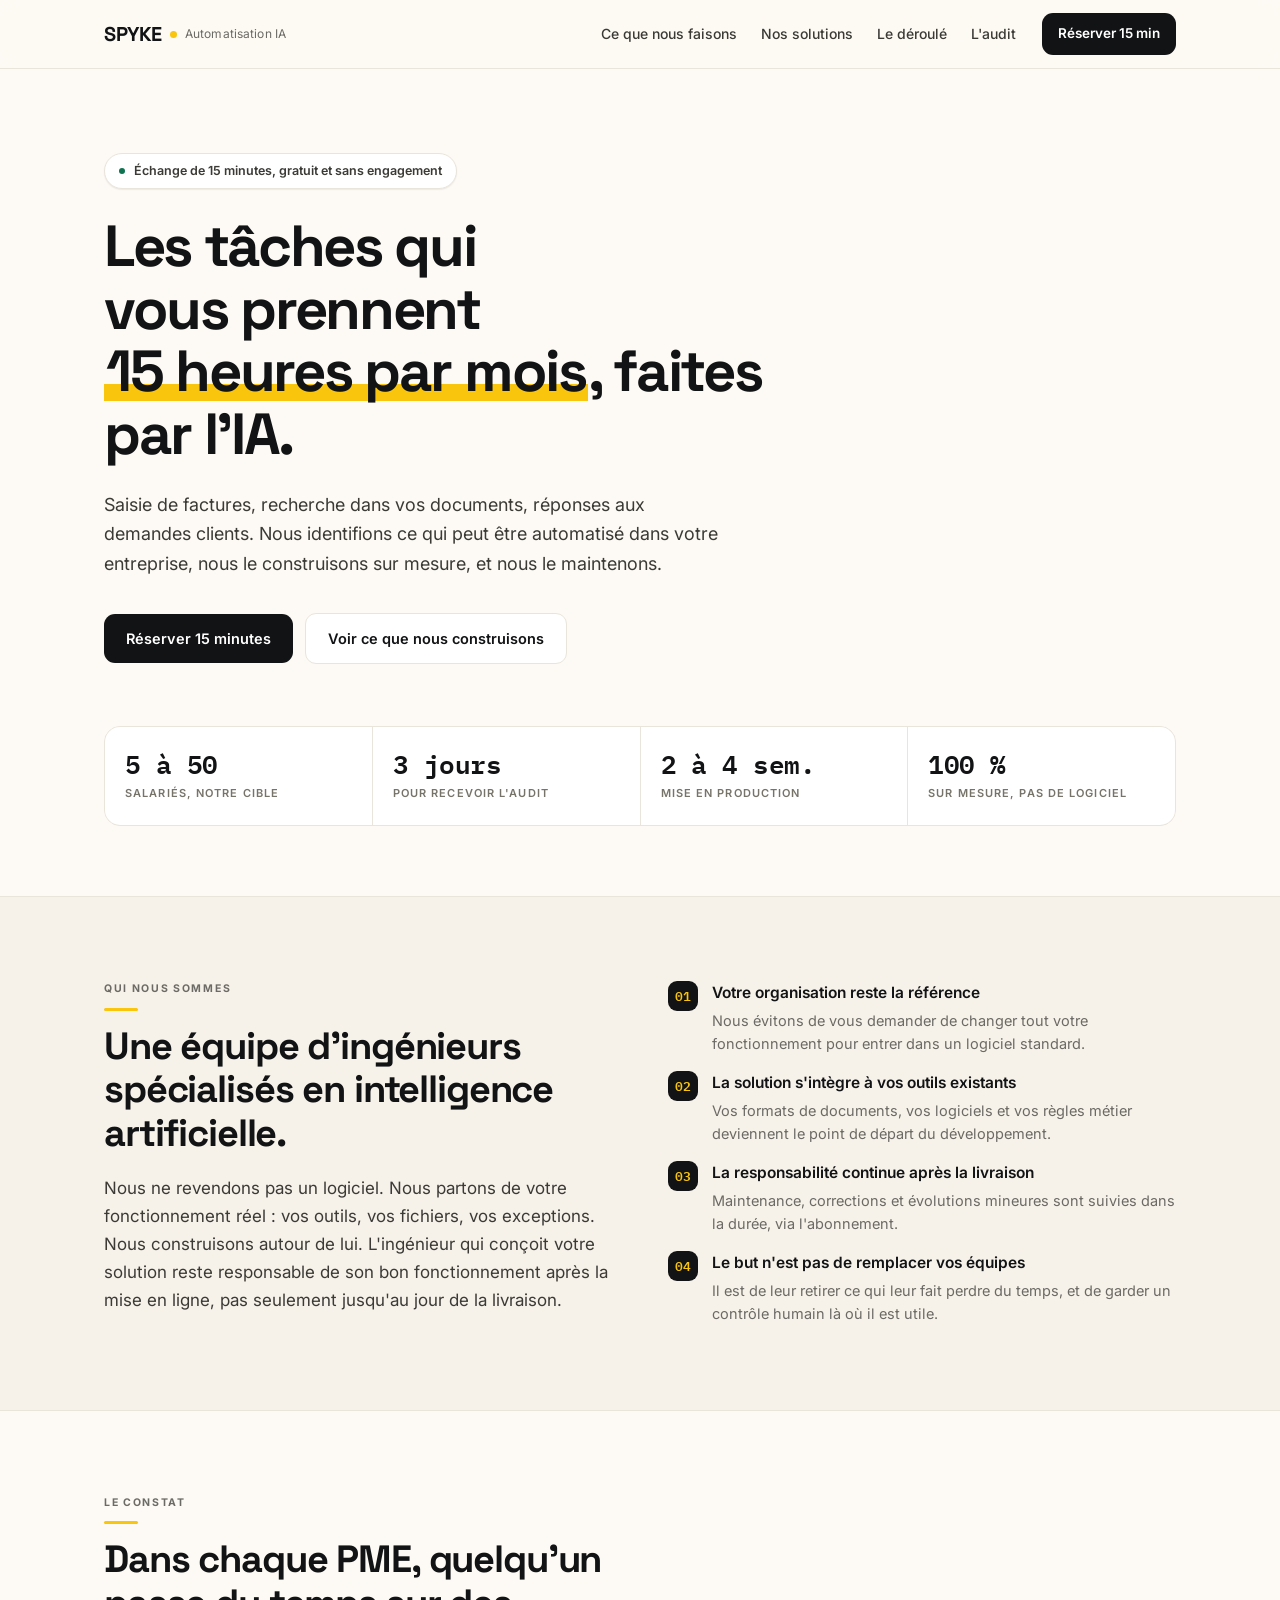
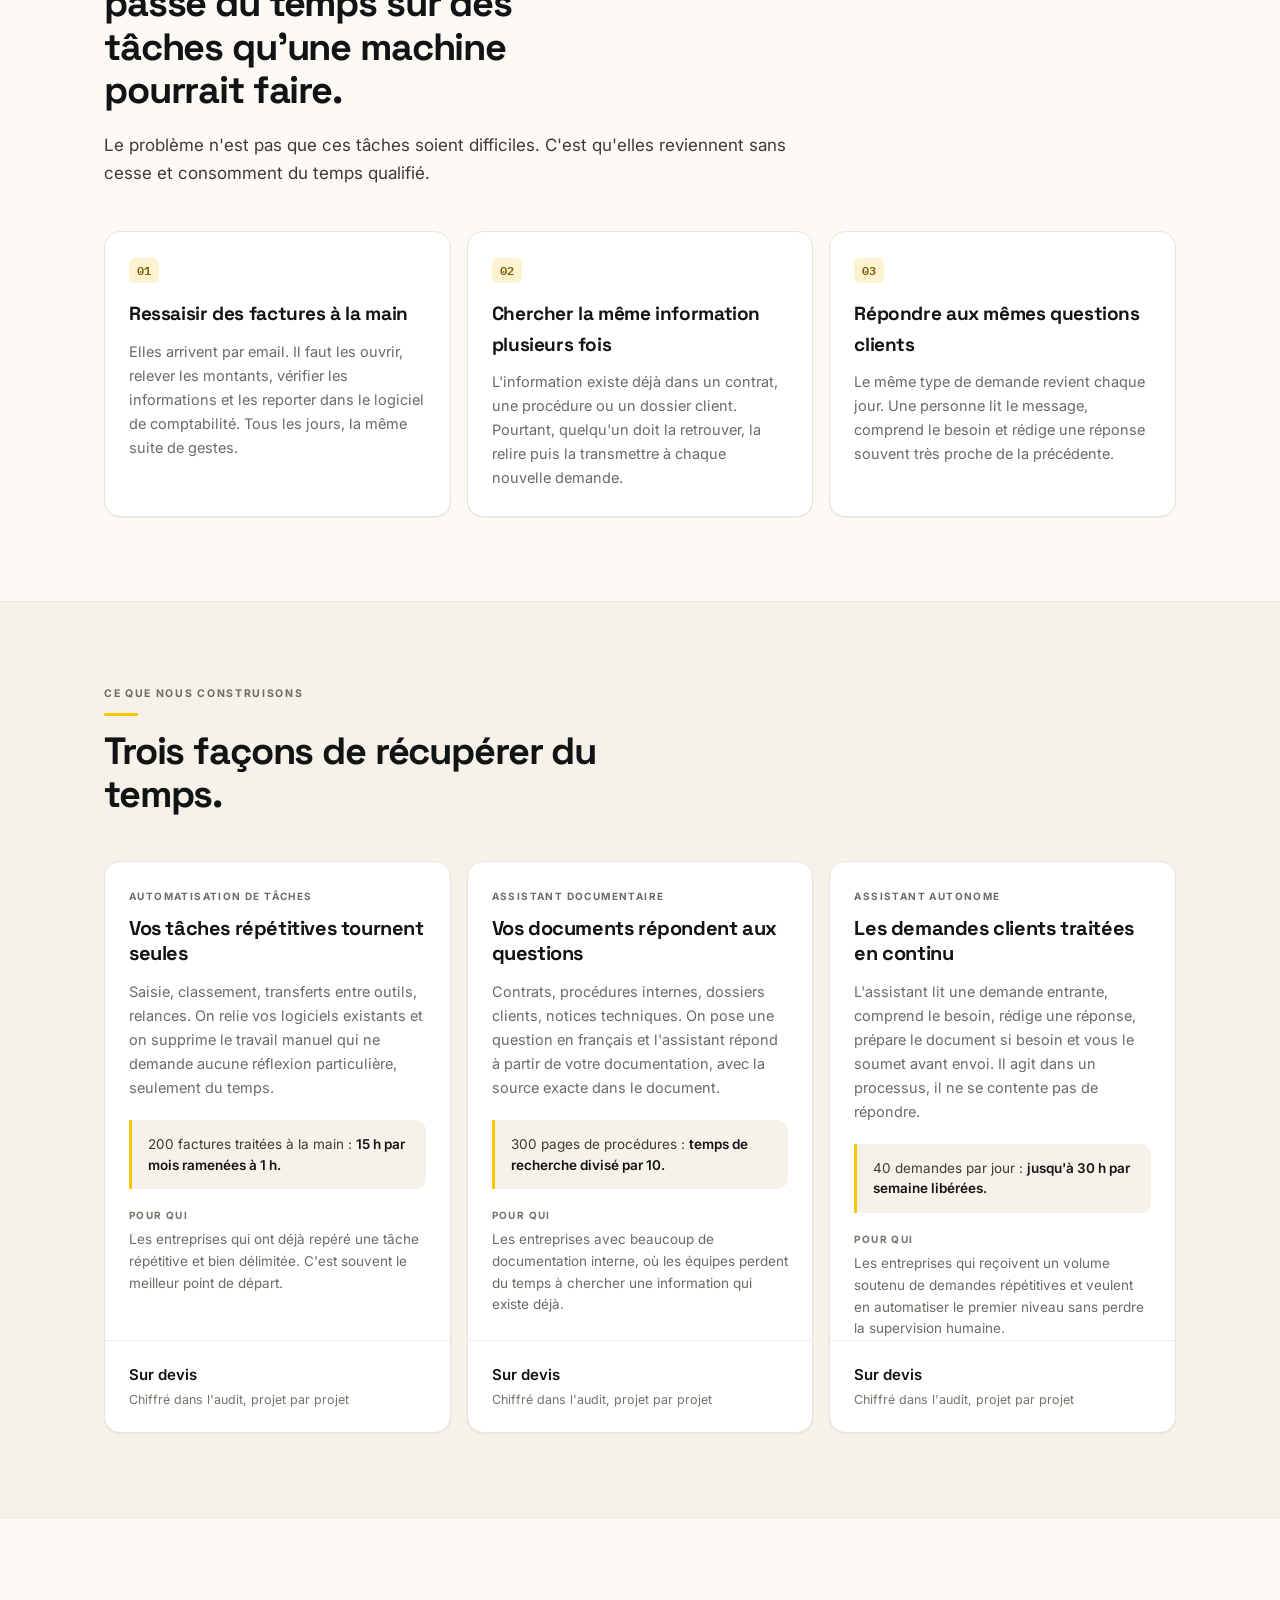
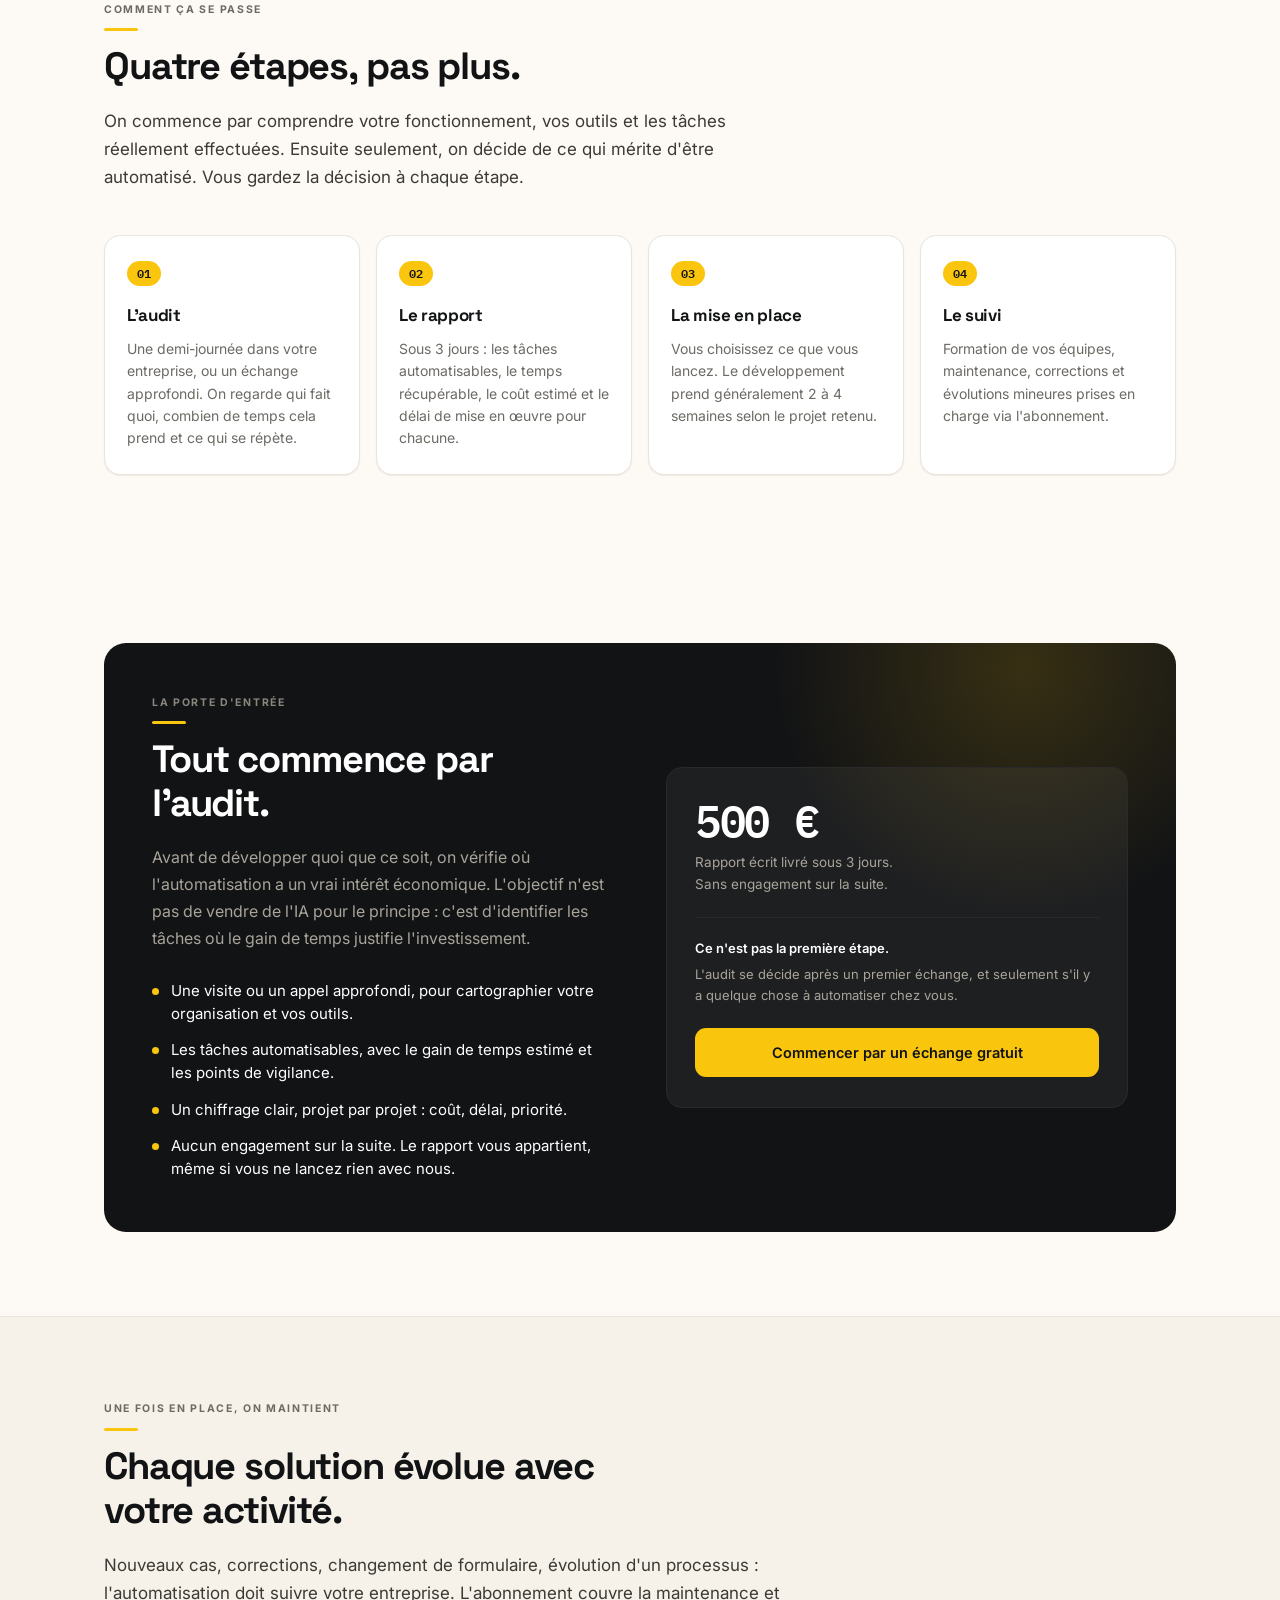
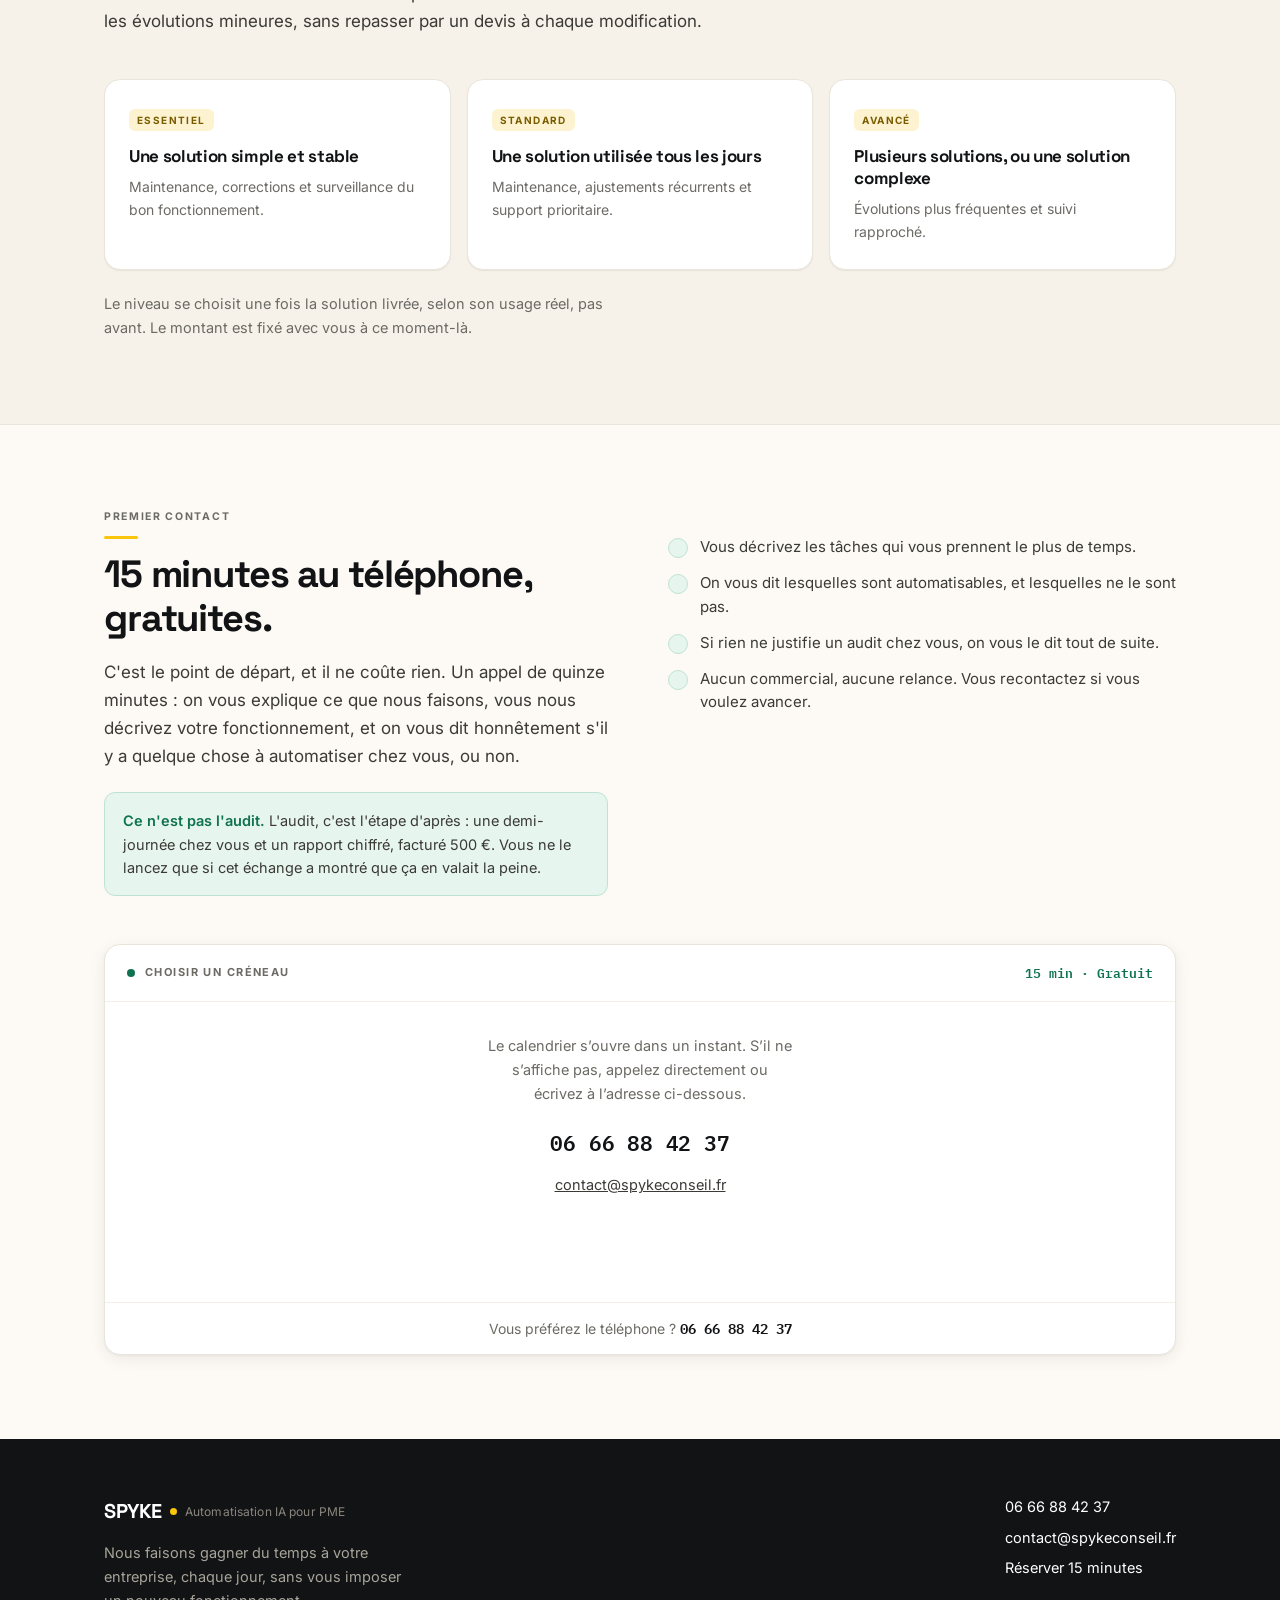
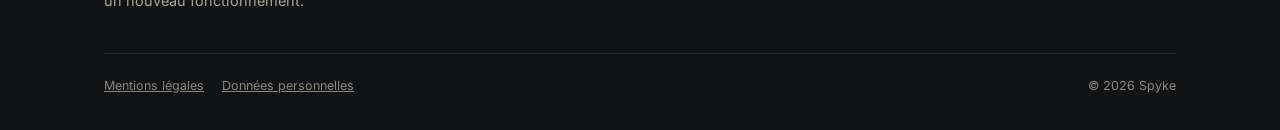
<file: index.html>
<!doctype html>
<html lang="fr">
<head>
<meta charset="utf-8">
<meta name="viewport" content="width=device-width,initial-scale=1">
<title>Spyke · Automatisation IA pour PME</title>
<meta name="description" content="Nous identifions les tâches répétitives qui font perdre du temps à votre PME, nous construisons l'automatisation sur mesure et nous la maintenons. Tout commence par un audit à 500 €, livré sous 3 jours.">
<meta name="theme-color" content="#121315">
<link rel="canonical" href="https://spykeconseil.fr/">
<meta property="og:type" content="website">
<meta property="og:locale" content="fr_FR">
<meta property="og:title" content="Spyke · Automatisation IA pour PME">
<meta property="og:description" content="Les tâches qui vous prennent 15 heures par mois, faites par l'IA. Audit sous 3 jours, sans engagement.">
<meta property="og:url" content="https://spykeconseil.fr/">
<link rel="preconnect" href="https://fonts.googleapis.com">
<link rel="preconnect" href="https://fonts.gstatic.com" crossorigin>
<link href="https://fonts.googleapis.com/css2?family=Inter:wght@400;500;600;700&family=Space+Grotesk:wght@500;700&family=IBM+Plex+Mono:wght@500;600&display=swap" rel="stylesheet">
<link rel="stylesheet" href="style.css">
</head>
<body>

<header>
  <div class="wrap">
    <a class="logo" href="#top"><b>SPYKE</b><i></i><span>Automatisation IA</span></a>
    <nav>
      <a href="#faire">Ce que nous faisons</a>
      <a href="#solutions">Nos solutions</a>
      <a href="#deroule">Le déroulé</a>
      <a href="#audit">L'audit</a>
    </nav>
    <a class="btn sm" href="#reserver">Réserver 15 min</a>
  </div>
</header>

<main id="top">

  <!-- ============================================================== hero -->
  <section class="hero">
    <div class="wrap">
      <span class="sur"><i></i>Échange de 15 minutes, gratuit et sans engagement</span>
      <h1>Les tâches qui vous prennent<br><em>15 heures par mois</em>, faites par l'IA.</h1>
      <p>
        Saisie de factures, recherche dans vos documents, réponses aux demandes
        clients. Nous identifions ce qui peut être automatisé dans votre
        entreprise, nous le construisons sur mesure, et nous le maintenons.
      </p>
      <div class="cta">
        <a class="btn" href="#reserver">Réserver 15 minutes</a>
        <a class="btn ghost" href="#solutions">Voir ce que nous construisons</a>
      </div>

      <div class="chiffres">
        <div><b>5 à 50</b><span>Salariés, notre cible</span></div>
        <div><b>3 jours</b><span>Pour recevoir l'audit</span></div>
        <div><b>2 à 4 sem.</b><span>Mise en production</span></div>
        <div><b>100 %</b><span>Sur mesure, pas de logiciel</span></div>
      </div>
    </div>
  </section>

  <!-- ============================================================= équipe -->
  <section id="faire" class="sink">
    <div class="wrap duo">
      <div>
        <span class="kicker">Qui nous sommes</span>
        <h2>Une équipe d'ingénieurs spécialisés en intelligence artificielle.</h2>
        <p class="lead">
          Nous ne revendons pas un logiciel. Nous partons de votre
          fonctionnement réel : vos outils, vos fichiers, vos exceptions. Nous
          construisons autour de lui. L'ingénieur qui conçoit votre
          solution reste responsable de son bon fonctionnement après la mise en
          ligne, pas seulement jusqu'au jour de la livraison.
        </p>
      </div>
      <div class="rail">
        <div class="pt">
          <span class="n">01</span>
          <div>
            <b>Votre organisation reste la référence</b>
            <p>Nous évitons de vous demander de changer tout votre fonctionnement pour entrer dans un logiciel standard.</p>
          </div>
        </div>
        <div class="pt">
          <span class="n">02</span>
          <div>
            <b>La solution s'intègre à vos outils existants</b>
            <p>Vos formats de documents, vos logiciels et vos règles métier deviennent le point de départ du développement.</p>
          </div>
        </div>
        <div class="pt">
          <span class="n">03</span>
          <div>
            <b>La responsabilité continue après la livraison</b>
            <p>Maintenance, corrections et évolutions mineures sont suivies dans la durée, via l'abonnement.</p>
          </div>
        </div>
        <div class="pt">
          <span class="n">04</span>
          <div>
            <b>Le but n'est pas de remplacer vos équipes</b>
            <p>Il est de leur retirer ce qui leur fait perdre du temps, et de garder un contrôle humain là où il est utile.</p>
          </div>
        </div>
      </div>
    </div>
  </section>

  <!-- ============================================================ constat -->
  <section>
    <div class="wrap">
      <span class="kicker">Le constat</span>
      <h2>Dans chaque PME, quelqu'un passe du temps sur des tâches qu'une machine pourrait faire.</h2>
      <p class="lead">
        Le problème n'est pas que ces tâches soient difficiles. C'est qu'elles
        reviennent sans cesse et consomment du temps qualifié.
      </p>

      <div class="cartes">
        <article class="carte">
          <span class="num">01</span>
          <h3>Ressaisir des factures à la main</h3>
          <p>Elles arrivent par email. Il faut les ouvrir, relever les montants, vérifier les informations et les reporter dans le logiciel de comptabilité. Tous les jours, la même suite de gestes.</p>
        </article>
        <article class="carte">
          <span class="num">02</span>
          <h3>Chercher la même information plusieurs fois</h3>
          <p>L'information existe déjà dans un contrat, une procédure ou un dossier client. Pourtant, quelqu'un doit la retrouver, la relire puis la transmettre à chaque nouvelle demande.</p>
        </article>
        <article class="carte">
          <span class="num">03</span>
          <h3>Répondre aux mêmes questions clients</h3>
          <p>Le même type de demande revient chaque jour. Une personne lit le message, comprend le besoin et rédige une réponse souvent très proche de la précédente.</p>
        </article>
      </div>
    </div>
  </section>

  <!-- =========================================================== solutions -->
  <section id="solutions" class="sink">
    <div class="wrap">
      <span class="kicker">Ce que nous construisons</span>
      <h2>Trois façons de récupérer du temps.</h2>

      <div class="offres">
        <article class="offre">
          <div class="h">
            <span class="tag">Automatisation de tâches</span>
            <h3>Vos tâches répétitives tournent seules</h3>
          </div>
          <p class="desc">
            Saisie, classement, transferts entre outils, relances. On relie vos
            logiciels existants et on supprime le travail manuel qui ne demande
            aucune réflexion particulière, seulement du temps.
          </p>
          <p class="ex">200 factures traitées à la main : <b>15 h par mois ramenées à 1 h.</b></p>
          <p class="pour"><b>Pour qui</b>Les entreprises qui ont déjà repéré une tâche répétitive et bien délimitée. C'est souvent le meilleur point de départ.</p>
          <div class="prix"><b>Sur devis</b><span>Chiffré dans l'audit, projet par projet</span></div>
        </article>

        <article class="offre">
          <div class="h">
            <span class="tag">Assistant documentaire</span>
            <h3>Vos documents répondent aux questions</h3>
          </div>
          <p class="desc">
            Contrats, procédures internes, dossiers clients, notices techniques.
            On pose une question en français et l'assistant répond à partir de
            votre documentation, avec la source exacte dans le document.
          </p>
          <p class="ex">300 pages de procédures : <b>temps de recherche divisé par 10.</b></p>
          <p class="pour"><b>Pour qui</b>Les entreprises avec beaucoup de documentation interne, où les équipes perdent du temps à chercher une information qui existe déjà.</p>
          <div class="prix"><b>Sur devis</b><span>Chiffré dans l'audit, projet par projet</span></div>
        </article>

        <article class="offre">
          <div class="h">
            <span class="tag">Assistant autonome</span>
            <h3>Les demandes clients traitées en continu</h3>
          </div>
          <p class="desc">
            L'assistant lit une demande entrante, comprend le besoin, rédige une
            réponse, prépare le document si besoin et vous le soumet avant
            envoi. Il agit dans un processus, il ne se contente pas de répondre.
          </p>
          <p class="ex">40 demandes par jour : <b>jusqu'à 30 h par semaine libérées.</b></p>
          <p class="pour"><b>Pour qui</b>Les entreprises qui reçoivent un volume soutenu de demandes répétitives et veulent en automatiser le premier niveau sans perdre la supervision humaine.</p>
          <div class="prix"><b>Sur devis</b><span>Chiffré dans l'audit, projet par projet</span></div>
        </article>
      </div>
    </div>
  </section>

  <!-- ============================================================ déroulé -->
  <section id="deroule">
    <div class="wrap">
      <span class="kicker">Comment ça se passe</span>
      <h2>Quatre étapes, pas plus.</h2>
      <p class="lead">
        On commence par comprendre votre fonctionnement, vos outils et les
        tâches réellement effectuées. Ensuite seulement, on décide de ce qui
        mérite d'être automatisé. Vous gardez la décision à chaque étape.
      </p>

      <div class="etapes">
        <article class="etape">
          <span class="n">01</span>
          <h3>L'audit</h3>
          <p>Une demi-journée dans votre entreprise, ou un échange approfondi. On regarde qui fait quoi, combien de temps cela prend et ce qui se répète.</p>
        </article>
        <article class="etape">
          <span class="n">02</span>
          <h3>Le rapport</h3>
          <p>Sous 3 jours : les tâches automatisables, le temps récupérable, le coût estimé et le délai de mise en œuvre pour chacune.</p>
        </article>
        <article class="etape">
          <span class="n">03</span>
          <h3>La mise en place</h3>
          <p>Vous choisissez ce que vous lancez. Le développement prend généralement 2 à 4 semaines selon le projet retenu.</p>
        </article>
        <article class="etape">
          <span class="n">04</span>
          <h3>Le suivi</h3>
          <p>Formation de vos équipes, maintenance, corrections et évolutions mineures prises en charge via l'abonnement.</p>
        </article>
      </div>
    </div>
  </section>

  <!-- ============================================================== audit -->
  <section id="audit">
    <div class="wrap">
      <div class="audit">
        <div class="in">
          <div>
            <span class="kicker">La porte d'entrée</span>
            <h2>Tout commence par l'audit.</h2>
            <p>
              Avant de développer quoi que ce soit, on vérifie où
              l'automatisation a un vrai intérêt économique. L'objectif n'est pas
              de vendre de l'IA pour le principe : c'est d'identifier les tâches
              où le gain de temps justifie l'investissement.
            </p>
            <ul>
              <li>Une visite ou un appel approfondi, pour cartographier votre organisation et vos outils.</li>
              <li>Les tâches automatisables, avec le gain de temps estimé et les points de vigilance.</li>
              <li>Un chiffrage clair, projet par projet : coût, délai, priorité.</li>
              <li>Aucun engagement sur la suite. Le rapport vous appartient, même si vous ne lancez rien avec nous.</li>
            </ul>
          </div>
          <div class="box">
            <div class="p">500 €</div>
            <div class="s">Rapport écrit livré sous 3 jours.<br>Sans engagement sur la suite.</div>
            <div class="free">
              <b>Ce n'est pas la première étape.</b>
              L'audit se décide après un premier échange, et seulement s'il y a
              quelque chose à automatiser chez vous.
            </div>
            <a class="btn or" href="#reserver">Commencer par un échange gratuit</a>
          </div>
        </div>
      </div>
    </div>
  </section>

  <!-- ========================================================= abonnement -->
  <section class="sink">
    <div class="wrap">
      <span class="kicker">Une fois en place, on maintient</span>
      <h2>Chaque solution évolue avec votre activité.</h2>
      <p class="lead">
        Nouveaux cas, corrections, changement de formulaire, évolution d'un
        processus : l'automatisation doit suivre votre entreprise. L'abonnement
        couvre la maintenance et les évolutions mineures, sans repasser par un
        devis à chaque modification.
      </p>

      <div class="abos">
        <article class="abo">
          <div class="t">Essentiel</div>
          <h3>Une solution simple et stable</h3>
          <p>Maintenance, corrections et surveillance du bon fonctionnement.</p>
        </article>
        <article class="abo">
          <div class="t">Standard</div>
          <h3>Une solution utilisée tous les jours</h3>
          <p>Maintenance, ajustements récurrents et support prioritaire.</p>
        </article>
        <article class="abo">
          <div class="t">Avancé</div>
          <h3>Plusieurs solutions, ou une solution complexe</h3>
          <p>Évolutions plus fréquentes et suivi rapproché.</p>
        </article>
      </div>

      <p class="apres">
        Le niveau se choisit une fois la solution livrée, selon son usage réel,
        pas avant. Le montant est fixé avec vous à ce moment-là.
      </p>
    </div>
  </section>

  <!-- =========================================================== réserver -->
  <section id="reserver">
    <div class="wrap">
      <!-- Le texte tient sur deux colonnes, le calendrier passe en dessous sur
           toute la largeur. Dans une colonne étroite, Cal.com empile la grille
           du mois et la liste des créneaux, ce qui allonge la page sans fin. -->
      <div class="rdv">
        <div>
          <span class="kicker">Premier contact</span>
          <h2>15 minutes au téléphone, gratuites.</h2>
          <p class="lead">
            C'est le point de départ, et il ne coûte rien. Un appel de quinze
            minutes : on vous explique ce que nous faisons, vous nous décrivez
            votre fonctionnement, et on vous dit honnêtement s'il y a quelque chose
            à automatiser chez vous, ou non.
          </p>

          <p class="pasaudit">
            <b>Ce n'est pas l'audit.</b> L'audit, c'est l'étape d'après : une
            demi-journée chez vous et un rapport chiffré, facturé 500 €. Vous ne le
            lancez que si cet échange a montré que ça en valait la peine.
          </p>
        </div>

        <ul class="quoi">
          <li>Vous décrivez les tâches qui vous prennent le plus de temps.</li>
          <li>On vous dit lesquelles sont automatisables, et lesquelles ne le sont pas.</li>
          <li>Si rien ne justifie un audit chez vous, on vous le dit tout de suite.</li>
          <li>Aucun commercial, aucune relance. Vous recontactez si vous voulez avancer.</li>
        </ul>
      </div>

      <div class="agenda">
        <div class="h">
          <i></i><b>Choisir un créneau</b><span class="gratuit">15 min · Gratuit</span>
        </div>
        <!-- Le calendrier Cal.com vient se loger dans #cal-15min. Le bloc de
             secours reste affiché tant que le calendrier n'a pas répondu : si
             le script est bloqué ou le réseau coupé, un prospect ne repart
             jamais sans moyen de joindre quelqu'un. -->
        <div id="reservation-embed">
          <div class="secours" id="reservation-secours">
            <p>Le calendrier s’ouvre dans un instant. S’il ne s’affiche pas, appelez directement ou écrivez à l’adresse ci-dessous.</p>
            <a class="ligne" href="tel:+33666884237">06 66 88 42 37</a>
            <a class="mail" href="mailto:contact@spykeconseil.fr?subject=Demande%20d'échange%20de%2015%20minutes">contact@spykeconseil.fr</a>
          </div>
          <div id="cal-15min"></div>
        </div>
        <p class="autrement">
          Vous préférez le téléphone ?
          <a href="tel:+33666884237">06 66 88 42 37</a>
        </p>
      </div>
    </div>
  </section>

</main>

<footer>
  <div class="wrap">
    <div class="top">
      <div>
        <a class="logo" href="#top"><b>SPYKE</b><i></i><span>Automatisation IA pour PME</span></a>
        <p style="margin-top:14px;max-width:34ch;font-size:14.5px;line-height:1.65">
          Nous faisons gagner du temps à votre entreprise, chaque jour, sans
          vous imposer un nouveau fonctionnement.
        </p>
      </div>
      <div class="co">
        <a href="tel:+33666884237">06 66 88 42 37</a>
        <a href="mailto:contact@spykeconseil.fr">contact@spykeconseil.fr</a>
        <a href="#reserver">Réserver 15 minutes</a>
      </div>
    </div>
    <div class="bas">
      <a href="/mentions-legales.html">Mentions légales</a>
      <a href="/confidentialite.html">Données personnelles</a>
      <span>© <span id="an">2026</span> Spyke</span>
    </div>
  </div>
</footer>

<script>
  document.getElementById('an').textContent = new Date().getFullYear();
</script>

<!-- Calendrier de prise de rendez-vous (Cal.com). Le chargeur officiel pose le
     script d'embarquement, puis on demande un calendrier intégré dans
     #cal-15min. Le bloc de secours ne disparaît qu'une fois le calendrier
     réellement prêt. -->
<script>
(function (C, A, L) {
  let p = function (a, ar) { a.q.push(ar); };
  let d = C.document;
  C.Cal = C.Cal || function () {
    let cal = C.Cal; let ar = arguments;
    if (!cal.loaded) {
      cal.ns = {}; cal.q = cal.q || [];
      d.head.appendChild(d.createElement("script")).src = A;
      cal.loaded = true;
    }
    if (ar[0] === L) {
      const api = function () { p(api, arguments); };
      const namespace = ar[1];
      api.q = api.q || [];
      if (typeof namespace === "string") {
        cal.ns[namespace] = cal.ns[namespace] || api;
        p(cal.ns[namespace], ar);
        p(cal, ["initNamespace", namespace]);
      } else { p(cal, ar); }
      return;
    }
    p(cal, ar);
  };
})(window, "https://app.cal.com/embed/embed.js", "init");

Cal("init", "quinze", { origin: "https://app.cal.com" });

Cal.ns.quinze("inline", {
  elementOrSelector: "#cal-15min",
  calLink: "spykeconseil/15min",
  config: { layout: "month_view" }
});

Cal.ns.quinze("ui", {
  theme: "light",
  layout: "month_view",
  hideEventTypeDetails: false,
  cssVarsPerTheme: {
    light: { "cal-brand": "#111317" }
  }
});

/* Le calendrier a répondu : on retire le bloc de secours et on donne sa
   hauteur au cadre. Tant que cet évènement n'arrive pas, le visiteur garde le
   numéro sous les yeux. */
function calendrierPret() {
  var sec = document.getElementById('reservation-secours');
  if (sec) { sec.hidden = true; }
  document.getElementById('cal-15min').classList.add('pret');
}

Cal.ns.quinze("on", { action: "linkReady", callback: calendrierPret });

/* Filet de sécurité : si Cal.com a bien posé son cadre mais que l'évènement
   de confirmation ne nous parvient pas, on affiche quand même le calendrier
   au bout de six secondes plutôt que de laisser un cadre invisible. */
setTimeout(function () {
  var zone = document.getElementById('cal-15min');
  if (zone && !zone.classList.contains('pret') && zone.querySelector('iframe')) {
    calendrierPret();
  }
}, 6000);
</script>
</body>
</html>
</file>
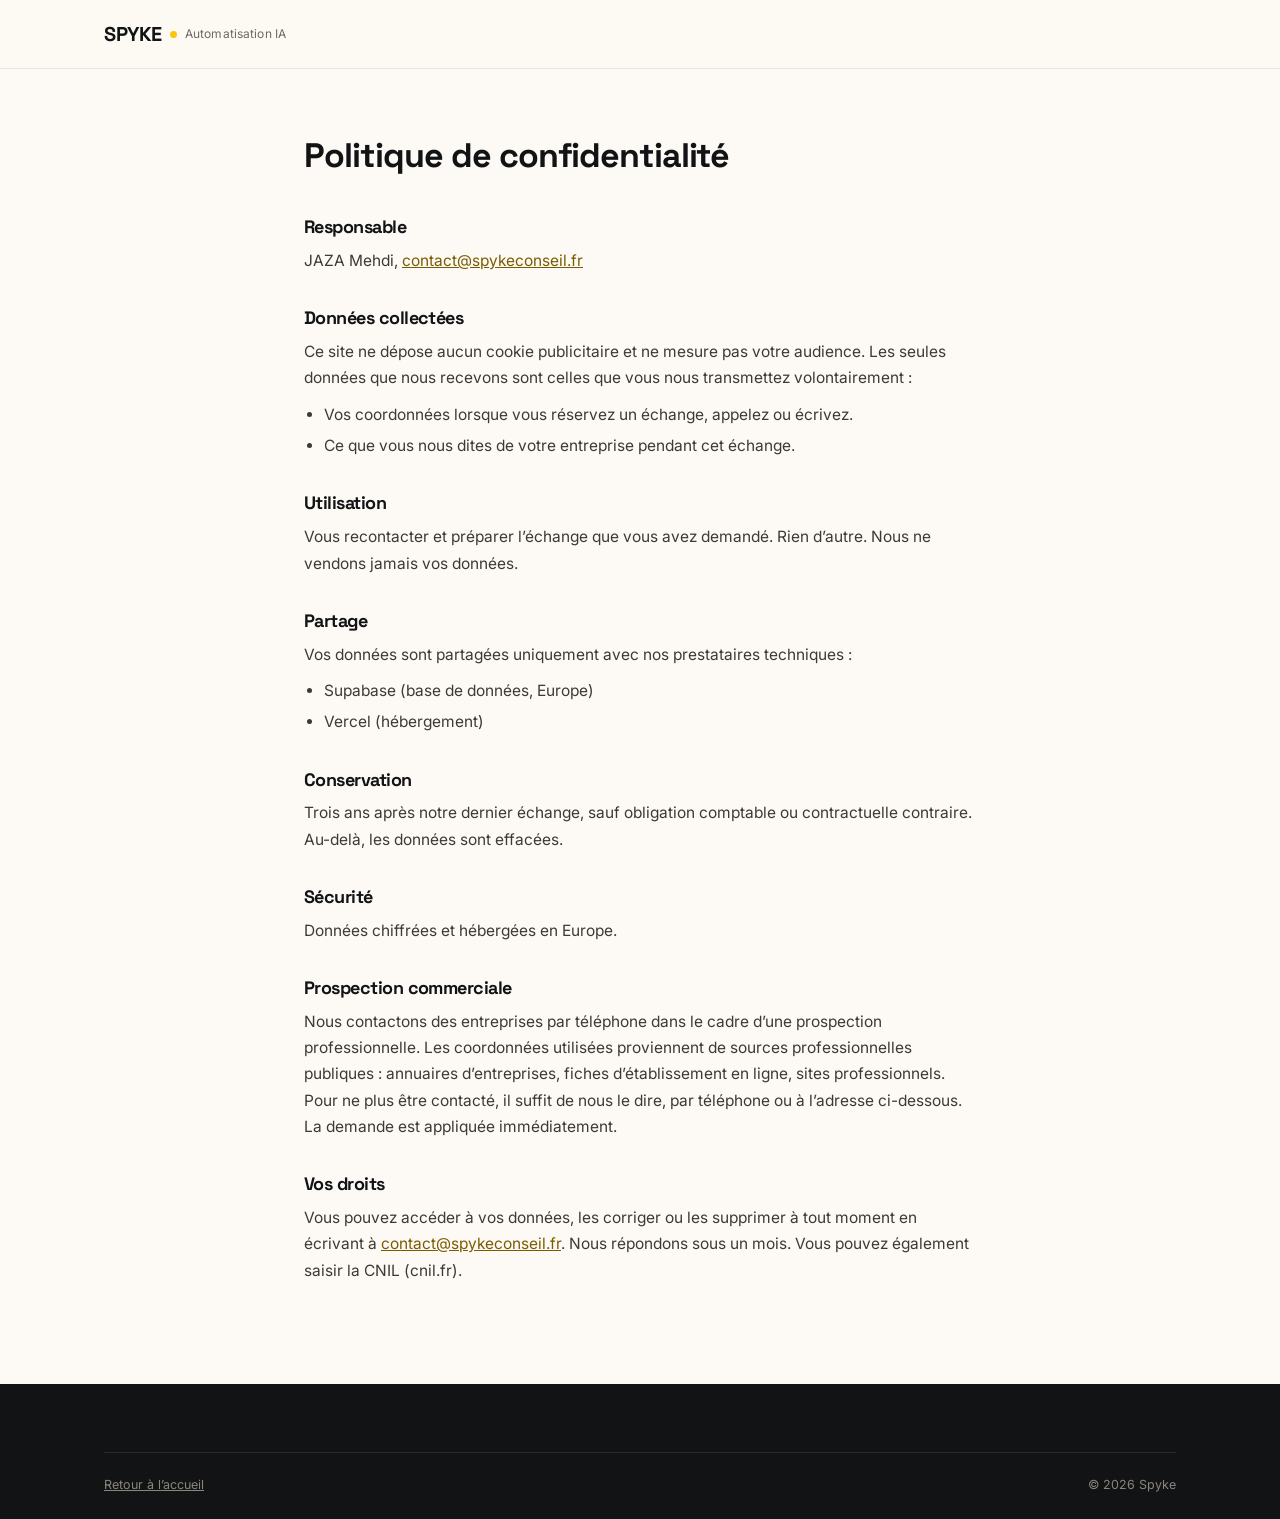
<file: confidentialite.html>
<!doctype html>
<html lang="fr">
<head>
<meta charset="utf-8">
<meta name="viewport" content="width=device-width,initial-scale=1">
<title>Politique de confidentialité · Spyke</title>
<meta name="robots" content="noindex">
<link rel="preconnect" href="https://fonts.googleapis.com">
<link rel="preconnect" href="https://fonts.gstatic.com" crossorigin>
<link href="https://fonts.googleapis.com/css2?family=Inter:wght@400;500;600;700&family=Space+Grotesk:wght@500;700&family=IBM+Plex+Mono:wght@500;600&display=swap" rel="stylesheet">
<link rel="stylesheet" href="style.css">
<style>
  .doc{max-width:720px;margin:0 auto;padding:60px 24px 90px}
  .doc h1{font-family:var(--disp);font-size:34px;font-weight:700;color:var(--ink);letter-spacing:-.03em}
  .doc h2{font-size:18px;margin:34px 0 10px;max-width:none}
  .doc p{font-size:15.5px;line-height:1.7;margin-bottom:10px}
  .doc ul{margin:10px 0 10px 20px}
  .doc li{font-size:15.5px;line-height:1.7;margin-bottom:5px}
  .doc a{color:var(--yellow-ink)}
  footer{padding:28px 0 24px}
</style>
</head>
<body>
<header><div class="wrap"><a class="logo" href="/"><b>SPYKE</b><i></i><span>Automatisation IA</span></a></div></header>
<main class="doc">
  <h1>Politique de confidentialité</h1>

  <h2>Responsable</h2>
  <p>
    JAZA Mehdi, <a href="mailto:contact@spykeconseil.fr">contact@spykeconseil.fr</a>
  </p>

  <h2>Données collectées</h2>
  <p>
    Ce site ne dépose aucun cookie publicitaire et ne mesure pas votre audience.
    Les seules données que nous recevons sont celles que vous nous transmettez
    volontairement :
  </p>
  <ul>
    <li>Vos coordonnées lorsque vous réservez un échange, appelez ou écrivez.</li>
    <li>Ce que vous nous dites de votre entreprise pendant cet échange.</li>
  </ul>

  <h2>Utilisation</h2>
  <p>
    Vous recontacter et préparer l’échange que vous avez demandé. Rien d’autre.
    Nous ne vendons jamais vos données.
  </p>

  <h2>Partage</h2>
  <p>
    Vos données sont partagées uniquement avec nos prestataires techniques :
  </p>
  <ul>
    <li>Supabase (base de données, Europe)</li>
    <li>Vercel (hébergement)</li>
  </ul>

  <h2>Conservation</h2>
  <p>
    Trois ans après notre dernier échange, sauf obligation comptable ou
    contractuelle contraire. Au-delà, les données sont effacées.
  </p>

  <h2>Sécurité</h2>
  <p>
    Données chiffrées et hébergées en Europe.
  </p>

  <h2>Prospection commerciale</h2>
  <p>
    Nous contactons des entreprises par téléphone dans le cadre d’une
    prospection professionnelle. Les coordonnées utilisées proviennent de sources
    professionnelles publiques : annuaires d’entreprises, fiches
    d’établissement en ligne, sites professionnels. Pour ne plus être
    contacté, il suffit de nous le dire, par téléphone ou à l’adresse
    ci-dessous. La demande est appliquée immédiatement.
  </p>

  <h2>Vos droits</h2>
  <p>
    Vous pouvez accéder à vos données, les corriger ou les supprimer à tout
    moment en écrivant à <a href="mailto:contact@spykeconseil.fr">contact@spykeconseil.fr</a>.
    Nous répondons sous un mois. Vous pouvez également saisir la CNIL (cnil.fr).
  </p>
</main>
<footer><div class="wrap"><div class="bas"><a href="/">Retour à l’accueil</a><span>© <span id="an">2026</span> Spyke</span></div></div></footer>
<script>document.getElementById('an').textContent=new Date().getFullYear();</script>
</body>
</html>
</file>
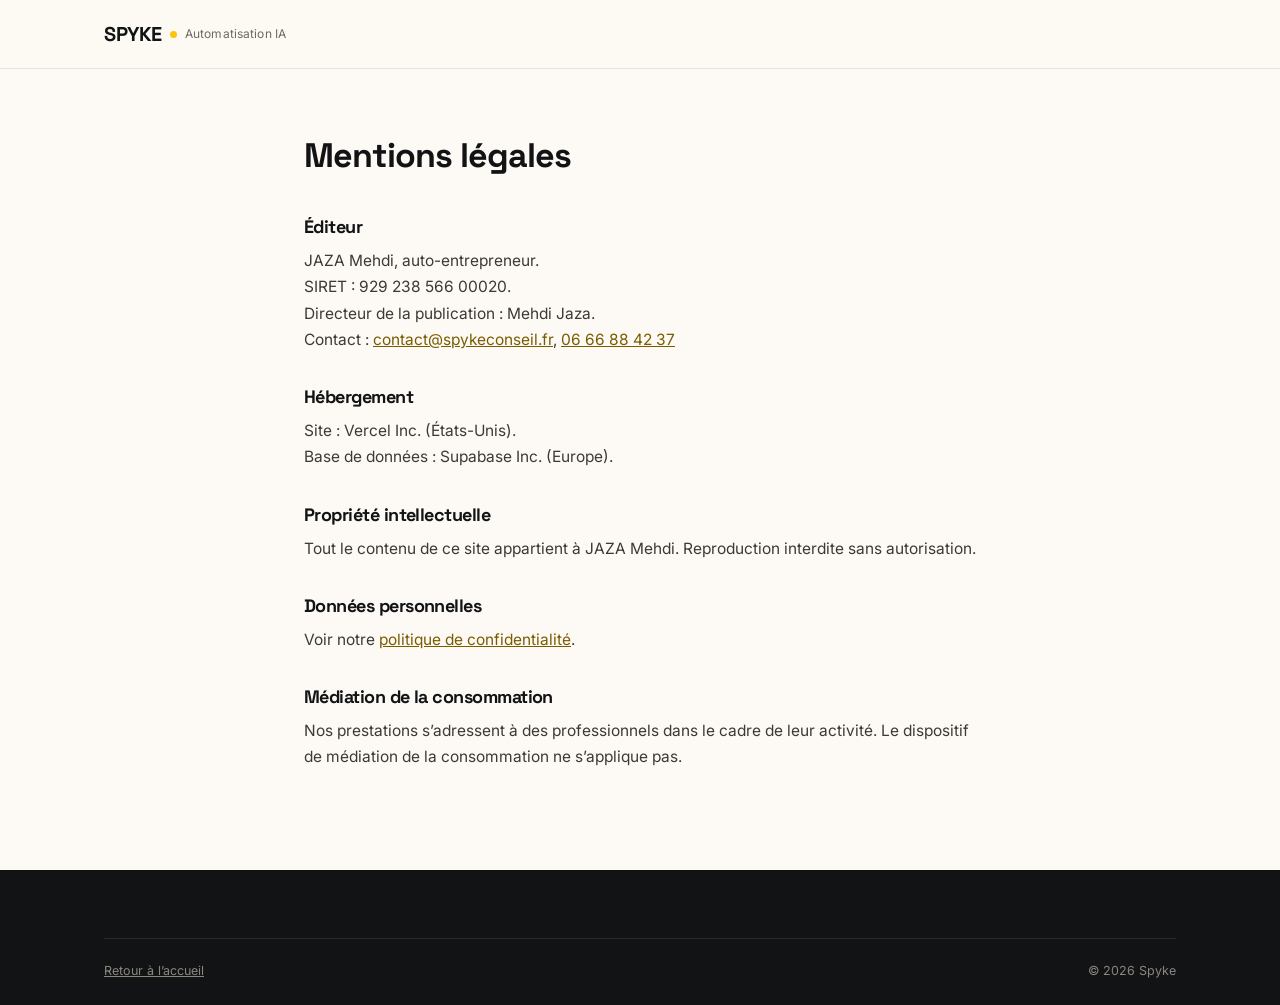
<file: mentions-legales.html>
<!doctype html>
<html lang="fr">
<head>
<meta charset="utf-8">
<meta name="viewport" content="width=device-width,initial-scale=1">
<title>Mentions légales · Spyke</title>
<meta name="robots" content="noindex">
<link rel="preconnect" href="https://fonts.googleapis.com">
<link rel="preconnect" href="https://fonts.gstatic.com" crossorigin>
<link href="https://fonts.googleapis.com/css2?family=Inter:wght@400;500;600;700&family=Space+Grotesk:wght@500;700&family=IBM+Plex+Mono:wght@500;600&display=swap" rel="stylesheet">
<link rel="stylesheet" href="style.css">
<style>
  .doc{max-width:720px;margin:0 auto;padding:60px 24px 90px}
  .doc h1{font-family:var(--disp);font-size:34px;font-weight:700;color:var(--ink);letter-spacing:-.03em}
  .doc h2{font-size:18px;margin:34px 0 10px;max-width:none}
  .doc p{font-size:15.5px;line-height:1.7;margin-bottom:10px}
  .doc ul{margin:10px 0 10px 20px}
  .doc li{font-size:15.5px;line-height:1.7;margin-bottom:5px}
  .doc a{color:var(--yellow-ink)}
  footer{padding:28px 0 24px}
</style>
</head>
<body>
<header><div class="wrap"><a class="logo" href="/"><b>SPYKE</b><i></i><span>Automatisation IA</span></a></div></header>
<main class="doc">
  <h1>Mentions légales</h1>

  <h2>Éditeur</h2>
  <p>
    JAZA Mehdi, auto-entrepreneur.<br>
    SIRET : 929 238 566 00020.<br>
    Directeur de la publication : Mehdi Jaza.<br>
    Contact : <a href="mailto:contact@spykeconseil.fr">contact@spykeconseil.fr</a>,
    <a href="tel:+33666884237">06 66 88 42 37</a>
  </p>

  <h2>Hébergement</h2>
  <p>
    Site : Vercel Inc. (États-Unis).<br>
    Base de données : Supabase Inc. (Europe).
  </p>

  <h2>Propriété intellectuelle</h2>
  <p>
    Tout le contenu de ce site appartient à JAZA Mehdi. Reproduction interdite
    sans autorisation.
  </p>

  <h2>Données personnelles</h2>
  <p>
    Voir notre <a href="/confidentialite.html">politique de confidentialité</a>.
  </p>

  <h2>Médiation de la consommation</h2>
  <p>
    Nos prestations s’adressent à des professionnels dans le cadre de leur
    activité. Le dispositif de médiation de la consommation ne s’applique pas.
  </p>
</main>
<footer><div class="wrap"><div class="bas"><a href="/">Retour à l’accueil</a><span>© <span id="an">2026</span> Spyke</span></div></div></footer>
<script>document.getElementById('an').textContent=new Date().getFullYear();</script>
</body>
</html>
</file>
<file: style.css>
/* Site vitrine Spyke : même identité que la plaquette et que l'outil de
 * prospection : papier chaud, encre presque noire, un seul jaune.
 *
 * Deux règles tiennent tout le reste :
 *   1. Le jaune ne sert jamais de texte sur fond clair : il y plafonne à 1,6:1,
 *      illisible. Il remplit, il souligne. Sur fond noir il monte à 11,5:1 et
 *      devient l'accent. Pour écrire en jaune sur clair, --yellow-ink (4,7:1).
 *   2. Chaque gris a été mesuré sur les deux fonds réels et tient 4,5:1.
 */

:root{
  --paper:#FDFAF5; --card:#FFFFFF; --sink:#F6F2EA;
  --line:#EAE5DB; --line-2:#F3EFE7;
  --ink:#121315; --body:#3B3A35; --muted:#6C6A64; --faint:#767369;
  --yellow:#F9C50D; --yellow-d:#E3B000; --yellow-tint:#FDF3D0; --yellow-ink:#7A5C00;
  --won:#0F7250; --won-tint:#E7F5EF; --won-line:#BFE3D3;
  --on-ink:#FFFFFF; --on-ink-2:#A8A49A; --on-ink-3:#8A867E; --on-ink-line:#2A2A2C;
  --sans:"Inter",system-ui,-apple-system,"Segoe UI",sans-serif;
  --disp:"Space Grotesk","Inter",system-ui,sans-serif;
  --mono:"IBM Plex Mono",ui-monospace,SFMono-Regular,Menlo,monospace;
  --r:16px; --r-s:11px; --r-l:22px;
  --lift:0 1px 2px rgba(18,19,21,.04), 0 1px 1px rgba(18,19,21,.03);
  --lift-2:0 4px 16px rgba(18,19,21,.07), 0 1px 2px rgba(18,19,21,.04);
  --max:1120px;
}

*{box-sizing:border-box;margin:0;padding:0}
html{scroll-behavior:smooth;scroll-padding-top:84px}
body{
  background:var(--paper);color:var(--body);font-family:var(--sans);
  font-size:16px;line-height:1.6;-webkit-font-smoothing:antialiased;
}
a{color:inherit}
button{font:inherit;cursor:pointer;border:none;background:none;color:inherit}
img{max-width:100%}
:focus-visible{outline:2.5px solid var(--yellow-d);outline-offset:3px;border-radius:6px}
@media (prefers-reduced-motion:reduce){*{transition:none!important;animation:none!important;scroll-behavior:auto}}

.wrap{max-width:var(--max);margin:0 auto;padding:0 24px}
section{padding:84px 0}
.sink{background:var(--sink);border-top:1px solid var(--line);border-bottom:1px solid var(--line)}

/* Le filet jaune de la plaquette, posé sous un sur-titre. */
.kicker{
  display:block;font-size:10.5px;font-weight:700;letter-spacing:.16em;
  text-transform:uppercase;color:var(--muted);margin-bottom:14px;
}
.kicker::after{
  content:"";display:block;width:34px;height:3px;border-radius:2px;
  background:var(--yellow);margin-top:10px;
}
h2{
  font-family:var(--disp);font-size:clamp(26px,3.4vw,38px);font-weight:700;
  color:var(--ink);letter-spacing:-.03em;line-height:1.15;max-width:20ch;
}
h3{font-family:var(--disp);font-size:19px;font-weight:700;color:var(--ink);letter-spacing:-.02em}
.lead{font-size:17px;color:var(--body);line-height:1.65;max-width:62ch;margin-top:18px}

/* ----------------------------------------------------------------- bandeau */

header{
  position:sticky;top:0;z-index:50;background:rgba(253,250,245,.92);
  backdrop-filter:saturate(1.6) blur(10px);border-bottom:1px solid var(--line);
}
header .wrap{display:flex;align-items:center;gap:26px;height:68px}
.logo{display:flex;align-items:center;gap:8px;text-decoration:none;flex:0 0 auto}
.logo b{font-family:var(--disp);font-size:20px;font-weight:700;color:var(--ink);letter-spacing:-.02em}
.logo i{width:7px;height:7px;border-radius:50%;background:var(--yellow);display:block}
.logo span{font-size:12px;color:var(--muted);letter-spacing:.01em}
nav{display:flex;gap:24px;margin-left:auto}
nav a{font-size:14px;font-weight:500;color:var(--body);text-decoration:none;transition:color .15s}
nav a:hover{color:var(--ink)}

.btn{
  display:inline-block;padding:13px 22px;border-radius:var(--r-s);background:var(--ink);
  color:var(--on-ink);font-size:14.5px;font-weight:600;text-decoration:none;
  transition:background .15s,transform .1s;white-space:nowrap;
}
.btn:hover{background:#000}
.btn:active{transform:scale(.985)}
.btn.sm{padding:10px 16px;font-size:13.5px}
.btn.ghost{background:var(--card);color:var(--ink);border:1px solid var(--line)}
.btn.ghost:hover{background:var(--sink)}
.btn.or{background:var(--yellow);color:var(--ink)}
.btn.or:hover{background:var(--yellow-d)}

/* -------------------------------------------------------------------- hero */

.hero{padding:84px 0 70px}
.hero .sur{
  display:inline-flex;align-items:center;gap:9px;padding:7px 14px;border-radius:999px;
  background:var(--card);border:1px solid var(--line);box-shadow:var(--lift);
  font-size:12.5px;font-weight:600;color:var(--body);margin-bottom:26px;
}
.hero .sur i{width:6px;height:6px;border-radius:50%;background:var(--won);display:block}
.hero h1{
  font-family:var(--disp);font-size:clamp(30px,5.4vw,58px);font-weight:700;
  color:var(--ink);letter-spacing:-.04em;line-height:1.08;max-width:19ch;
  text-wrap:balance;
}
/* Le jaune souligne, il n'écrit pas : en texte sur fond clair il plafonne à
   1,6:1. Le trait est un fond dégradé et non un ::after, pour qu'il suive la
   phrase quand elle passe à la ligne : sinon il s'arrête au premier retour. */
.hero h1 em{
  font-style:normal;
  background-image:linear-gradient(var(--yellow),var(--yellow));
  background-size:100% .30em;background-position:0 88%;background-repeat:no-repeat;
  -webkit-box-decoration-break:clone;box-decoration-break:clone;
  padding:0 .04em;
}
.hero p{font-size:18px;color:var(--body);line-height:1.65;max-width:56ch;margin-top:24px}
.hero .cta{display:flex;gap:12px;flex-wrap:wrap;margin-top:34px;align-items:center}
.hero .cta small{font-size:13px;color:var(--muted)}

.chiffres{
  display:grid;grid-template-columns:repeat(4,1fr);gap:1px;margin-top:62px;
  background:var(--line);border:1px solid var(--line);border-radius:var(--r);overflow:hidden;
}
.chiffres div{background:var(--card);padding:22px 20px}
.chiffres b{
  display:block;font-family:var(--mono);font-size:26px;font-weight:600;color:var(--ink);
  letter-spacing:-.02em;line-height:1.1;font-variant-numeric:tabular-nums;
}
.chiffres span{
  display:block;font-size:11px;font-weight:600;letter-spacing:.1em;text-transform:uppercase;
  color:var(--faint);margin-top:8px;
}

/* ------------------------------------------------------------------ équipe */

.duo{display:grid;grid-template-columns:1fr 1fr;gap:56px;align-items:start}
.duo .rail{display:grid;gap:16px}
.pt{display:flex;gap:14px;align-items:flex-start}
.pt .n{
  flex:0 0 30px;height:30px;border-radius:9px;background:var(--ink);color:var(--yellow);
  font-family:var(--mono);font-size:12.5px;font-weight:600;
  display:flex;align-items:center;justify-content:center;
}
.pt b{display:block;font-size:15.5px;font-weight:600;color:var(--ink);margin-bottom:3px}
.pt p{font-size:14.5px;color:var(--muted);line-height:1.6}

/* ----------------------------------------------------------------- constat */

.cartes{display:grid;grid-template-columns:repeat(3,1fr);gap:16px;margin-top:44px}
.carte{
  background:var(--card);border:1px solid var(--line);border-radius:var(--r);
  padding:26px 24px;box-shadow:var(--lift);display:flex;flex-direction:column;
}
.carte .num{
  font-family:var(--mono);font-size:12px;font-weight:600;color:var(--yellow-ink);
  background:var(--yellow-tint);border-radius:6px;padding:3px 8px;align-self:flex-start;
  margin-bottom:16px;
}
.carte h3{margin-bottom:10px}
.carte p{font-size:14.5px;color:var(--muted);line-height:1.65}

/* ------------------------------------------------------------------ offres */

.offres{display:grid;grid-template-columns:repeat(3,1fr);gap:16px;margin-top:44px}
.offre{
  background:var(--card);border:1px solid var(--line);border-radius:var(--r);
  box-shadow:var(--lift);display:flex;flex-direction:column;overflow:hidden;
}
.offre .h{padding:26px 24px 0}
.offre .tag{
  font-size:10px;font-weight:700;letter-spacing:.14em;text-transform:uppercase;
  color:var(--muted);display:block;margin-bottom:12px;
}
.offre h3{font-size:20px;line-height:1.25;margin-bottom:14px}
.offre .desc{font-size:14.5px;color:var(--muted);line-height:1.65;padding:0 24px}
.offre .ex{
  margin:20px 24px 0;padding:14px 16px;background:var(--sink);
  border-left:3px solid var(--yellow);border-radius:0 var(--r-s) var(--r-s) 0;
  font-size:13.5px;color:var(--body);line-height:1.55;
}
.offre .ex b{color:var(--ink);font-weight:600}
.offre .pour{padding:18px 24px 0;font-size:13.5px;color:var(--muted);line-height:1.6}
.offre .pour b{
  display:block;font-size:10px;font-weight:700;letter-spacing:.14em;text-transform:uppercase;
  color:var(--faint);margin-bottom:6px;
}
.offre .prix{
  margin-top:auto;padding:22px 24px;border-top:1px solid var(--line-2);
  display:flex;align-items:baseline;gap:9px;
}
.offre .prix{flex-direction:column;align-items:flex-start;gap:4px}
.offre .prix b{font-size:15px;font-weight:600;color:var(--ink)}
.offre .prix span{font-size:12.5px;color:var(--faint);line-height:1.5}

/* ---------------------------------------------------------------- déroulé */

.etapes{display:grid;grid-template-columns:repeat(4,1fr);gap:16px;margin-top:44px}
.etape{background:var(--card);border:1px solid var(--line);border-radius:var(--r);padding:24px 22px;box-shadow:var(--lift)}
.etape .n{
  font-family:var(--mono);font-size:11.5px;font-weight:600;color:var(--ink);
  background:var(--yellow);border-radius:999px;padding:3px 10px;
  display:inline-block;margin-bottom:16px;
}
.etape h3{font-size:17px;margin-bottom:9px}
.etape p{font-size:14px;color:var(--muted);line-height:1.6}

/* ------------------------------------------------------------------ audit */

.audit{
  background:var(--ink);color:var(--on-ink);border-radius:var(--r-l);
  padding:52px 48px;position:relative;overflow:hidden;
}
.audit::before{
  content:"";position:absolute;top:-40%;right:-10%;width:520px;height:520px;border-radius:50%;
  background:radial-gradient(circle,rgba(249,197,13,.16),rgba(249,197,13,0) 68%);pointer-events:none;
}
.audit .kicker{color:var(--on-ink-3)}
.audit h2{color:var(--on-ink);max-width:16ch}
.audit > .in{position:relative;display:grid;grid-template-columns:1fr 1fr;gap:52px;align-items:center}
.audit p{font-size:16px;color:var(--on-ink-2);line-height:1.7;margin-top:18px;max-width:46ch}
.audit ul{list-style:none;display:grid;gap:13px;margin-top:26px}
.audit li{display:flex;gap:12px;font-size:15px;color:var(--on-ink);line-height:1.55}
.audit li::before{content:"";flex:0 0 7px;height:7px;border-radius:50%;background:var(--yellow);margin-top:9px}
.audit .box{
  background:rgba(255,255,255,.05);border:1px solid var(--on-ink-line);
  border-radius:var(--r);padding:30px 28px;
}
.audit .box .p{
  font-family:var(--mono);font-size:44px;font-weight:600;color:var(--on-ink);
  letter-spacing:-.03em;line-height:1;
}
.audit .box .s{font-size:13.5px;color:var(--on-ink-2);margin-top:10px}
.audit .box .btn{margin-top:22px;width:100%;text-align:center}
.audit .box .free{
  font-size:13px;color:var(--on-ink-2);margin-top:22px;line-height:1.6;
  padding-top:20px;border-top:1px solid var(--on-ink-line);
}
.audit .box .free b{display:block;color:var(--on-ink);font-weight:600;margin-bottom:5px}

/* ------------------------------------------------------------- abonnement */

.abos{display:grid;grid-template-columns:repeat(3,1fr);gap:16px;margin-top:44px}
.abo{background:var(--card);border:1px solid var(--line);border-radius:var(--r);padding:26px 24px;box-shadow:var(--lift)}
.abo .t{
  font-size:10px;font-weight:700;letter-spacing:.14em;text-transform:uppercase;
  color:var(--yellow-ink);background:var(--yellow-tint);border-radius:6px;
  padding:3px 8px;display:inline-block;
}
.abo h3{font-size:17px;line-height:1.3;margin:14px 0 9px}
.abo p{font-size:14px;color:var(--muted);line-height:1.6}
.apres{
  margin-top:22px;font-size:14.5px;color:var(--muted);line-height:1.65;max-width:58ch;
}

/* -------------------------------------------------------------- réservation */

.rdv{display:grid;grid-template-columns:1fr 1fr;gap:56px;align-items:start}
/* La confusion à éviter : l'appel de quinze minutes est gratuit, l'audit est
   facturé. Un prospect qui croit que le premier contact coûte 500 € ne
   décroche pas. Le rappel est donc écrit, pas sous-entendu. */
.pasaudit{
  margin-top:22px;padding:16px 18px;background:var(--won-tint);
  border:1px solid var(--won-line);border-radius:var(--r-s);
  font-size:14.5px;color:var(--body);line-height:1.6;max-width:56ch;
}
.pasaudit b{color:var(--won);font-weight:600}

.rdv .quoi{display:grid;gap:13px;margin-top:26px;list-style:none}
.rdv .quoi li{display:flex;gap:12px;font-size:15px;color:var(--body);line-height:1.55}
.rdv .quoi li::before{
  content:"";flex:0 0 18px;height:18px;border-radius:50%;background:var(--won-tint);
  border:1px solid var(--won-line);margin-top:3px;
}
.agenda{
  background:var(--card);border:1px solid var(--line);border-radius:var(--r);
  box-shadow:var(--lift-2);overflow:hidden;min-height:380px;margin-top:48px;
}
.agenda .h{
  padding:18px 22px;border-bottom:1px solid var(--line-2);
  display:flex;align-items:center;gap:10px;
}
.agenda .h i{width:8px;height:8px;border-radius:50%;background:var(--won);display:block}
.agenda .h b{font-size:11px;font-weight:700;letter-spacing:.13em;text-transform:uppercase;color:var(--muted)}
.agenda .h span{margin-left:auto;font-family:var(--mono);font-size:12.5px;color:var(--faint)}
.agenda .h .gratuit{color:var(--won);font-weight:600}
/* L'outil de prise de rendez-vous vient se loger ici. Tant qu'il n'est pas
   branché, on ne laisse pas un trou : on donne le numéro et l'adresse. */
#reservation-embed{min-height:300px}
/* Le cadre du calendrier. Il reste à zéro tant que Cal.com n'a pas répondu,
   pour ne pas laisser un grand vide pendant le chargement. Une fois prêt, sa
   hauteur est bornée : Cal.com étire sinon son cadre à la hauteur de toute la
   liste des créneaux de la journée, ce qui rend la page interminable. Le
   calendrier défile alors à l'intérieur de son propre cadre. */
#cal-15min{--haut:640px;width:100%;height:0;overflow:hidden}
#cal-15min.pret{height:var(--haut)}
#cal-15min cal-inline,
#cal-15min > div{height:100%!important;max-height:100%!important;overflow:hidden}
#cal-15min iframe{display:block;width:100%;height:100%!important;border:0}
.agenda .autrement{
  padding:14px 22px;border-top:1px solid var(--line-2);
  font-size:14px;color:var(--muted);text-align:center;
}
.agenda .autrement a{color:var(--ink);font-family:var(--mono);text-decoration:none;font-weight:600}
.agenda .autrement a:hover{text-decoration:underline}
.agenda .secours{padding:32px 26px;text-align:center}
.agenda .secours p{font-size:14.5px;color:var(--muted);line-height:1.65;max-width:34ch;margin:0 auto 20px}
.agenda .secours .ligne{
  display:block;font-family:var(--mono);font-size:21px;font-weight:600;color:var(--ink);
  text-decoration:none;letter-spacing:-.01em;margin-bottom:6px;
}
.agenda .secours .mail{display:block;font-size:14.5px;color:var(--body);text-decoration:underline;margin-top:14px}

/* ------------------------------------------------------------------- pied */

footer{background:var(--ink);color:var(--on-ink-2);padding:56px 0 34px}
footer .top{display:flex;gap:40px;flex-wrap:wrap;align-items:flex-start}
footer .logo b{color:var(--on-ink)}
footer .logo span{color:var(--on-ink-3)}
footer .co{margin-left:auto;display:grid;gap:7px;font-size:14.5px}
footer .co a{color:var(--on-ink);text-decoration:none}
footer .co a:hover{color:var(--yellow)}
footer .bas{
  margin-top:40px;padding-top:22px;border-top:1px solid var(--on-ink-line);
  display:flex;gap:18px;flex-wrap:wrap;font-size:12.5px;color:var(--on-ink-3);
}
footer .bas a{color:var(--on-ink-3)}
footer .bas span{margin-left:auto}

/* --------------------------------------------------------------- écrans */

@media (max-width:960px){
  section{padding:64px 0}
  .duo,.rdv,.audit > .in{grid-template-columns:1fr;gap:34px}
  .agenda{margin-top:34px}
  #cal-15min{--haut:580px}
  .cartes,.offres,.abos{grid-template-columns:1fr}
  .etapes{grid-template-columns:1fr 1fr}
  .chiffres{grid-template-columns:1fr 1fr}
  .audit{padding:38px 28px}
  nav{display:none}
}
@media (max-width:560px){
  .etapes{grid-template-columns:1fr}
  #cal-15min{--haut:520px}
  .hero{padding:56px 0 48px}
  .wrap{padding:0 18px}
  header .wrap{gap:12px}
  .logo span{display:none}
}
</file>
